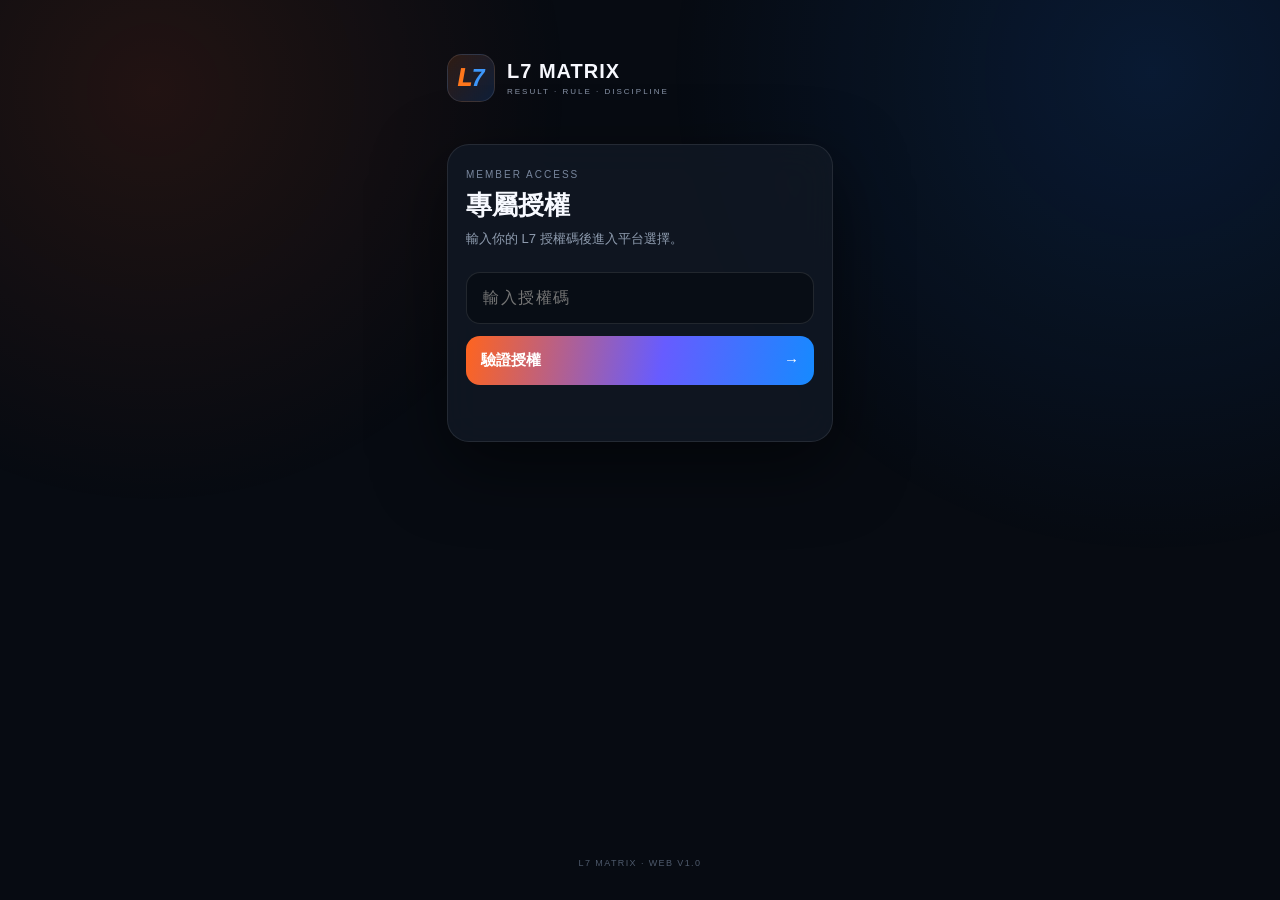
<file: index.html>
<!doctype html>
<html lang="zh-Hant">
<head>
<meta charset="utf-8"><meta name="viewport" content="width=device-width,initial-scale=1,viewport-fit=cover">
<meta name="theme-color" content="#080d16">
<link rel="manifest" href="manifest.json">
<title>L7 MATRIX</title>
<style>
*{box-sizing:border-box}body{margin:0;font-family:-apple-system,BlinkMacSystemFont,"Segoe UI","PingFang TC",sans-serif;color:#f7f9ff;background:#070b12;min-height:100vh}
body:before{content:"";position:fixed;inset:0;background:radial-gradient(circle at 12% 10%,#ff5a161c,transparent 30%),radial-gradient(circle at 90% 8%,#1478ff24,transparent 34%);pointer-events:none}
.wrap{width:min(430px,100%);margin:auto;min-height:100vh;padding:54px 22px 32px;display:flex;flex-direction:column}
.brand{display:flex;align-items:center;gap:12px}.mark{width:48px;height:48px;border-radius:15px;border:1px solid #ffffff1c;background:linear-gradient(135deg,#ff741a24,#1d78ff2d);display:grid;place-items:center;font-weight:950;font-style:italic;font-size:23px}.mark i{color:#ff781c}.mark b{color:#3998ff}
h1{font-size:20px;margin:0;letter-spacing:1px}.sub{font-size:8px;letter-spacing:2px;color:#8995a9;margin-top:4px}
.card{margin-top:42px;padding:24px 18px;border:1px solid #ffffff17;border-radius:22px;background:#111824d9;box-shadow:0 24px 70px #0008;backdrop-filter:blur(18px)}
.kicker{font-size:10px;letter-spacing:2px;color:#78869d}.title{font-size:26px;font-weight:850;margin:8px 0 6px}.desc{font-size:13px;color:#8f9caf;line-height:1.6}
input{width:100%;margin-top:22px;padding:16px;border-radius:14px;border:1px solid #ffffff1b;background:#080d15;color:white;font-size:16px;letter-spacing:1.5px;outline:none}
button,.platform{width:100%;border:0;border-radius:14px;padding:15px;margin-top:12px;font-size:15px;font-weight:800;color:white;background:linear-gradient(100deg,#ff641e,#675cff 56%,#168aff);cursor:pointer;text-decoration:none;display:block;text-align:left}
button span{float:right}.msg{height:22px;margin-top:10px;font-size:12px;color:#ff8585}.hidden{display:none}
.platform{background:#0b111b;border:1px solid #ffffff18}.platform small{display:block;font-size:10px;font-weight:500;color:#8290a4;margin-top:4px}.platform strong{font-size:18px}
.foot{margin-top:auto;padding-top:30px;text-align:center;color:#4e5a6c;font-size:9px;letter-spacing:1.4px}
.badge{display:inline-block;padding:5px 8px;border-radius:99px;background:#51e3a31b;color:#76e9b7;font-size:9px;margin-top:12px}
</style>
</head>
<body><main class="wrap">
<div class="brand"><div class="mark"><span><i>L</i><b>7</b></span></div><div><h1>L7 MATRIX</h1><div class="sub">RESULT · RULE · DISCIPLINE</div></div></div>

<section id="login" class="card">
<div class="kicker">MEMBER ACCESS</div><div class="title">專屬授權</div>
<div class="desc">輸入你的 L7 授權碼後進入平台選擇。</div>
<input id="code" autocomplete="one-time-code" placeholder="輸入授權碼">
<button onclick="verify()">驗證授權 <span>→</span></button>
<div id="msg" class="msg"></div>
</section>

<section id="platforms" class="card hidden">
<div class="kicker">PLATFORM</div><div class="title">選擇平台</div>
<div class="desc">登入後請使用你自己的平台帳號正常登入。</div>
<div class="badge">● ACCESS ACTIVE</div>
<a class="platform" href="https://www.88au8.net/mobile/#/home"><strong>AU8</strong><small>開啟平台 →</small></a>
</section>
<div class="foot">L7 MATRIX · WEB V1.0</div>
</main>
<script>
// DEMO ONLY. Production 24-hour codes must be verified server-side.
// Replace this demo verifier with a server/API before issuing real member codes.
function verify(){
 const v=document.getElementById('code').value.trim().toUpperCase();
 const msg=document.getElementById('msg');
 if(v==="L7TEST"){
   sessionStorage.setItem("l7_access","1");
   document.getElementById('login').classList.add('hidden');
   document.getElementById('platforms').classList.remove('hidden');
 }else msg.textContent="授權碼無效或已失效";
}
if(sessionStorage.getItem("l7_access")==="1"){
 document.getElementById('login').classList.add('hidden');
 document.getElementById('platforms').classList.remove('hidden');
}
if('serviceWorker' in navigator) navigator.serviceWorker.register('./sw.js');
</script></body></html>
</file>
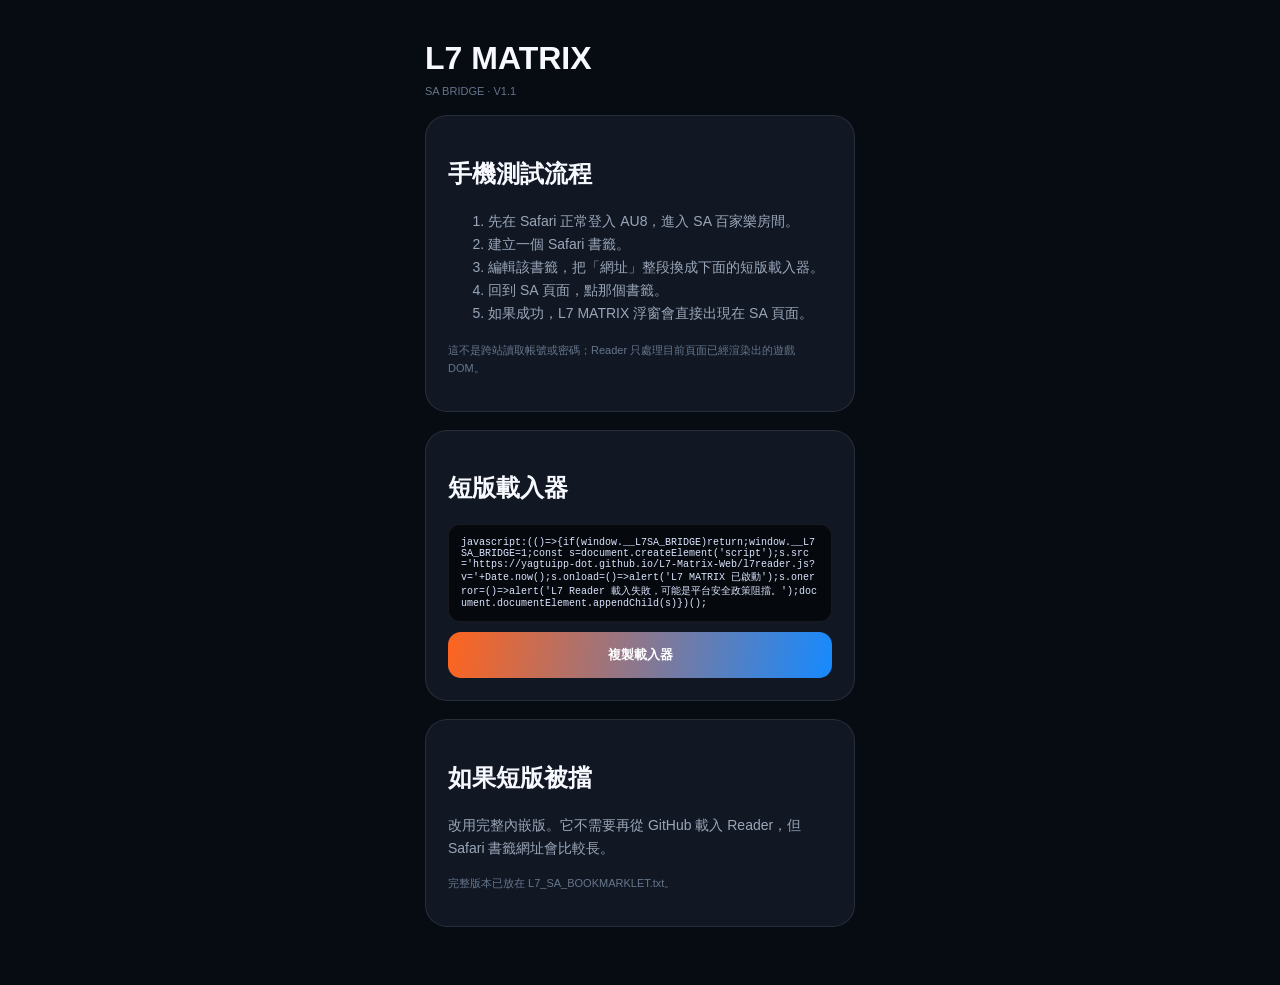
<file: bridge.html>
<!doctype html>
<html lang="zh-Hant">
<head>
<meta charset="utf-8">
<meta name="viewport" content="width=device-width,initial-scale=1">
<meta name="theme-color" content="#080d16">
<title>L7 MATRIX SA Bridge V1.1</title>
<style>
body{margin:0;background:#070b12;color:#f7f9ff;font-family:-apple-system,BlinkMacSystemFont,"PingFang TC",sans-serif}
main{max-width:430px;margin:auto;padding:40px 20px}
.card{background:#111824;border:1px solid #ffffff18;border-radius:22px;padding:22px;margin:18px 0}
h1{margin:0 0 8px}p,li{color:#9aa6b8;line-height:1.65;font-size:14px}
code{display:block;background:#05080d;border:1px solid #ffffff12;padding:12px;border-radius:12px;word-break:break-all;font-size:10px;color:#dbe5ff}
button{width:100%;padding:14px;border:0;border-radius:13px;background:linear-gradient(100deg,#ff641e,#168aff);color:#fff;font-weight:800;margin-top:10px}
.small{font-size:11px;color:#66758b}
</style>
</head>
<body><main>
<h1>L7 MATRIX</h1>
<div class="small">SA BRIDGE · V1.1</div>

<div class="card">
<h2>手機測試流程</h2>
<ol>
<li>先在 Safari 正常登入 AU8，進入 SA 百家樂房間。</li>
<li>建立一個 Safari 書籤。</li>
<li>編輯該書籤，把「網址」整段換成下面的短版載入器。</li>
<li>回到 SA 頁面，點那個書籤。</li>
<li>如果成功，L7 MATRIX 浮窗會直接出現在 SA 頁面。</li>
</ol>
<p class="small">這不是跨站讀取帳號或密碼；Reader 只處理目前頁面已經渲染出的遊戲 DOM。</p>
</div>

<div class="card">
<h2>短版載入器</h2>
<code id="loader">javascript:(()=&gt;{if(window.__L7SA_BRIDGE)return;window.__L7SA_BRIDGE=1;const s=document.createElement(&#x27;script&#x27;);s.src=&#x27;https://yagtuipp-dot.github.io/L7-Matrix-Web/l7reader.js?v=&#x27;+Date.now();s.onload=()=&gt;alert(&#x27;L7 MATRIX 已啟動&#x27;);s.onerror=()=&gt;alert(&#x27;L7 Reader 載入失敗，可能是平台安全政策阻擋。&#x27;);document.documentElement.appendChild(s)})();</code>
<button onclick="navigator.clipboard?.writeText(document.getElementById('loader').innerText)">複製載入器</button>
</div>

<div class="card">
<h2>如果短版被擋</h2>
<p>改用完整內嵌版。它不需要再從 GitHub 載入 Reader，但 Safari 書籤網址會比較長。</p>
<p class="small">完整版本已放在 L7_SA_BOOKMARKLET.txt。</p>
</div>
</main></body></html>
</file>
